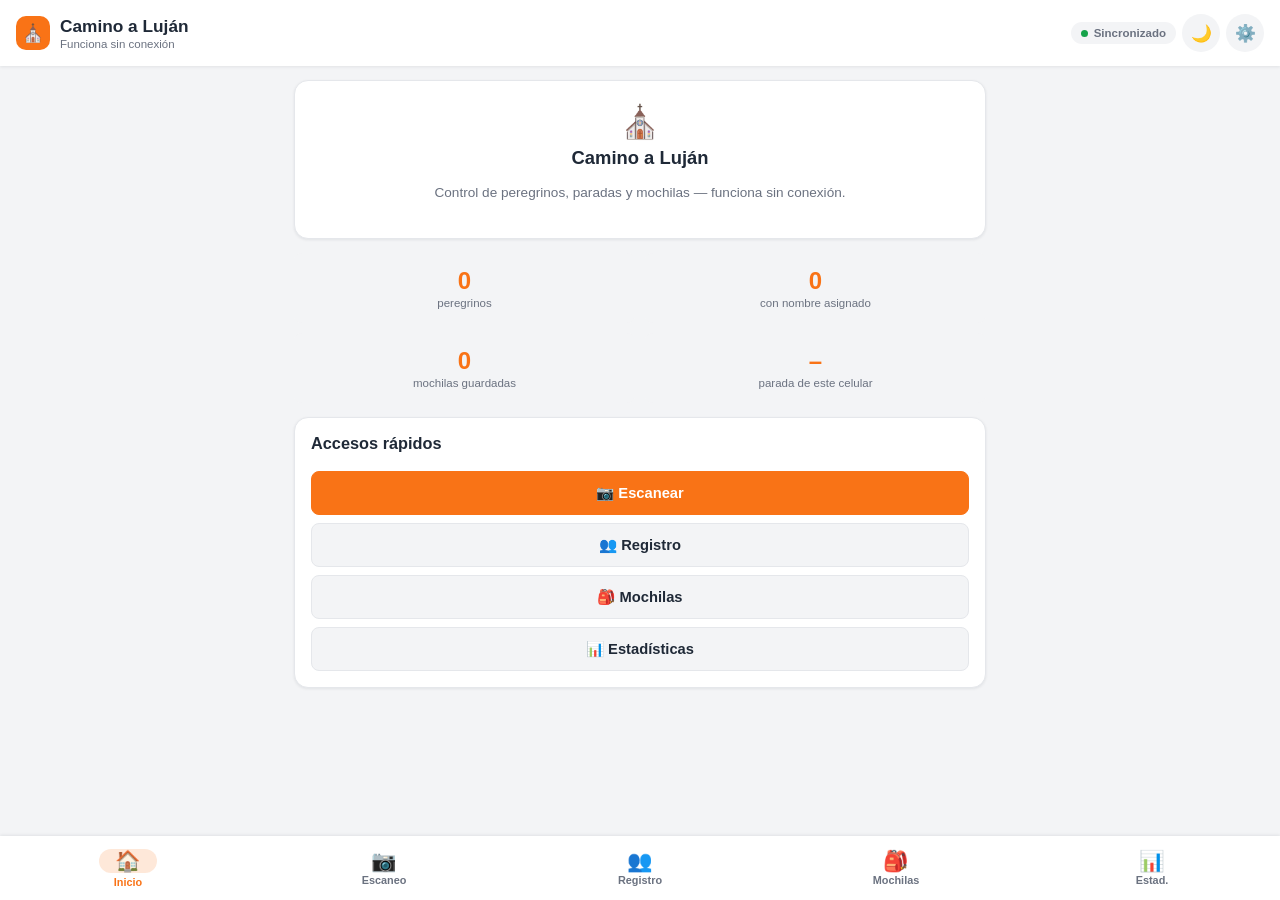
<file: index.html>
<!DOCTYPE html>
<html lang="es">
<head>
<meta charset="UTF-8">
<meta name="viewport" content="width=device-width, initial-scale=1, maximum-scale=1, viewport-fit=cover">
<title>Camino a Luján</title>
<meta name="description" content="Control de peregrinos, paradas y mochilas para la Peregrinación a Luján — funciona sin conexión.">
<meta name="theme-color" content="#f97316">
<link rel="manifest" href="./manifest.json">
<link rel="icon" href="./icons/icon-192.png">
<link rel="apple-touch-icon" href="./icons/icon-192.png">
<link rel="stylesheet" href="./assets/css/styles.css">
<link rel="stylesheet" href="./assets/css/dark.css">
</head>
<body>

<header class="app-header">
  <div class="brand">
    <div class="logo">⛪</div>
    <div>
      <h1>Camino a Luján</h1>
      <div class="sub">Funciona sin conexión</div>
    </div>
  </div>
  <div class="header-actions">
    <span class="sync-pill" id="syncPill"><span class="dot"></span><span class="txt">Sincronizado</span></span>
    <button class="icon-btn" id="btnTheme" title="Cambiar tema">🌙</button>
    <button class="icon-btn" id="btnConfig" title="Configuración">⚙️</button>
  </div>
</header>

<main>
  <section class="view" id="view-home"></section>
  <section class="view" id="view-escaneo"></section>
  <section class="view" id="view-registro"></section>
  <section class="view" id="view-mochilas"></section>
  <section class="view" id="view-estadisticas"></section>

  <section class="view" id="view-config">
    <button class="btn ghost" id="btnVolverConfig" style="width:auto; padding:8px 14px;">← Volver</button>
    <h2 style="margin:14px 0 4px;">Configuración</h2>
    <div id="view-config-content"></div>
  </section>
</main>

<nav class="bottom-nav">
  <button data-view="home"><span class="ic">🏠</span>Inicio</button>
  <button data-view="escaneo"><span class="ic">📷</span>Escaneo</button>
  <button data-view="registro"><span class="ic">👥</span>Registro</button>
  <button data-view="mochilas"><span class="ic">🎒</span>Mochilas</button>
  <button data-view="estadisticas"><span class="ic">📊</span>Estad.</button>
</nav>

<div class="toast" id="toast"></div>

<script src="./assets/js/vendor/jsqr.js"></script>
<script src="./assets/js/vendor/qrcode.js"></script>
<script src="./assets/js/vendor/xlsx.js"></script>
<script type="module" src="./assets/js/app.js"></script>
</body>
</html>
</file>
<file: assets/css/styles.css>
:root{
  --bg:#f3f4f6;
  --surface:#ffffff;
  --surface-2:#f3f4f6;
  --surface-3:#e9ebef;
  --outline:#e5e7eb;
  --primary:#f97316;
  --primary-dark:#ea580c;
  --primary-on:#ffffff;
  --text:#1f2937;
  --text-dim:#6b7280;
  --success:#16a34a;
  --success-on:#ffffff;
  --danger:#dc2626;
  --danger-bg:#fef2f2;
  --warn:#f97316;
  --radius-sm:8px;
  --radius-md:14px;
  --radius-lg:20px;
  --elev-1:0 1px 3px rgba(17,24,39,.08);
  --elev-2:0 6px 20px rgba(17,24,39,.12);
  --nav-h:64px;
  --safe-b:env(safe-area-inset-bottom, 0px);
  color-scheme: light;
}

*{box-sizing:border-box;}
html,body{margin:0;padding:0;}
body{
  background:var(--bg);
  color:var(--text);
  font-family:ui-sans-serif,-apple-system,BlinkMacSystemFont,"Segoe UI",Roboto,Helvetica,Arial,sans-serif;
  min-height:100vh;
  -webkit-tap-highlight-color:transparent;
  transition:background .2s ease, color .2s ease;
}
h1,h2,h3{font-weight:700; margin:0; letter-spacing:0;}
button{font-family:inherit;}
a{color:inherit;}

/* ---------- App shell ---------- */
.app-header{
  position:sticky; top:0; z-index:30;
  display:flex; align-items:center; justify-content:space-between;
  padding:14px 16px;
  background:var(--surface);
  box-shadow:var(--elev-1);
}
.app-header .brand{display:flex; align-items:center; gap:10px;}
.app-header .brand .logo{
  width:34px; height:34px; border-radius:10px; background:var(--primary);
  display:flex; align-items:center; justify-content:center; color:#fff; font-size:1.1rem; flex-shrink:0;
}
.app-header h1{font-size:1.08rem;}
.app-header .sub{font-size:.72rem; color:var(--text-dim); margin-top:1px;}
.header-actions{display:flex; align-items:center; gap:6px;}
.icon-btn{
  width:38px; height:38px; border-radius:50%; border:none; background:var(--surface-2);
  color:var(--text); display:flex; align-items:center; justify-content:center; font-size:1.05rem;
  cursor:pointer;
}
.icon-btn:active{transform:scale(.94);}

.sync-pill{
  display:inline-flex; align-items:center; gap:6px; font-size:.72rem; font-weight:600;
  padding:5px 10px; border-radius:999px; background:var(--surface-2); color:var(--text-dim);
  white-space:nowrap;
}
.sync-pill .dot{width:7px; height:7px; border-radius:50%; background:var(--text-dim); flex-shrink:0;}
.sync-pill.ok .dot{background:var(--success);}
.sync-pill.pending .dot{background:var(--warn);}
.sync-pill.offline .dot{background:var(--danger);}

main{
  padding:14px 14px calc(var(--nav-h) + var(--safe-b) + 22px);
  max-width:720px; margin:0 auto;
}
.view{display:none;}
.view.active{display:block; animation:viewIn .18s ease;}
@keyframes viewIn{from{opacity:0; transform:translateY(6px);} to{opacity:1; transform:none;}}

/* ---------- Bottom navigation ---------- */
.bottom-nav{
  position:fixed; left:0; right:0; bottom:0; z-index:40;
  display:flex;
  background:var(--surface);
  box-shadow:0 -1px 3px rgba(17,24,39,.08);
  padding-bottom:var(--safe-b);
}
.bottom-nav button{
  flex:1; border:none; background:transparent; cursor:pointer;
  display:flex; flex-direction:column; align-items:center; justify-content:center; gap:3px;
  padding:9px 2px 8px; color:var(--text-dim); font-size:.68rem; font-weight:600;
  height:var(--nav-h);
}
.bottom-nav button .ic{font-size:1.28rem; line-height:1;}
.bottom-nav button.active{color:var(--primary);}
.bottom-nav button .pill{
  padding:2px 14px; border-radius:999px;
}
.bottom-nav button.active .ic{
  background:color-mix(in srgb, var(--primary) 16%, transparent);
  border-radius:999px; padding:2px 16px;
}

/* ---------- Cards & components ---------- */
.card{
  background:var(--surface); border:1px solid var(--outline); border-radius:var(--radius-md);
  padding:16px; margin-bottom:14px; box-shadow:var(--elev-1);
}
.card h2{font-size:1.02rem; margin-bottom:10px;}
.muted{color:var(--text-dim); font-size:.85rem; line-height:1.45;}

label.field{display:block; margin-bottom:12px;}
label.field span{display:block; font-size:.72rem; font-weight:700; text-transform:uppercase; letter-spacing:.03em; color:var(--text-dim); margin-bottom:6px;}
input[type=text], input[type=search], input[type=tel], input[type=password]{
  width:100%; padding:12px 14px; border-radius:var(--radius-sm); border:1px solid var(--outline);
  background:var(--surface-2); color:var(--text); font-size:1rem;
}
input[type=file]{color:var(--text-dim); font-size:.85rem;}

button.btn{
  display:inline-flex; align-items:center; justify-content:center; gap:8px;
  background:var(--surface-2); color:var(--text); border:1px solid var(--outline);
  padding:12px 16px; border-radius:var(--radius-sm); font-size:.92rem; font-weight:700;
  cursor:pointer; transition:.15s; width:100%; margin-top:8px;
}
button.btn:active{transform:scale(.98);}
button.btn.primary{background:var(--primary); color:var(--primary-on); border-color:var(--primary);}
button.btn.primary:hover{background:var(--primary-dark);}
button.btn.ok{background:var(--success); color:var(--success-on); border-color:var(--success);}
button.btn.danger{background:var(--danger-bg); color:var(--danger); border-color:var(--danger);}
button.btn.ghost{background:transparent;}
.row{display:flex; gap:8px;}
.row > *{flex:1;}

.stat-grid{display:grid; grid-template-columns:1fr 1fr; gap:10px; margin-bottom:14px;}
.stat-box{background:var(--surface-2); border-radius:var(--radius-sm); padding:14px; text-align:center;}
.stat-box .v{font-size:1.5rem; font-weight:800; color:var(--primary); font-variant-numeric:tabular-nums;}
.stat-box .l{font-size:.72rem; color:var(--text-dim); margin-top:2px;}

.bar-row{margin-bottom:12px;}
.bar-row .bar-label{display:flex; justify-content:space-between; font-size:.8rem; margin-bottom:5px;}
.bar-track{height:10px; border-radius:999px; background:var(--surface-3); overflow:hidden;}
.bar-fill{height:100%; border-radius:999px; background:var(--primary); transition:width .4s ease;}

.empty{text-align:center; padding:30px 14px; color:var(--text-dim);}
.empty .ic{font-size:2rem; display:block; margin-bottom:8px;}

.badge{
  display:inline-flex; align-items:center; gap:4px; font-size:.7rem; font-weight:700;
  padding:3px 9px; border-radius:999px; background:var(--surface-3); color:var(--text-dim);
}
.badge.ok{background:color-mix(in srgb, var(--success) 16%, transparent); color:var(--success);}
.badge.warn{background:color-mix(in srgb, var(--warn) 16%, transparent); color:var(--warn);}
.badge.danger{background:color-mix(in srgb, var(--danger) 16%, transparent); color:var(--danger);}

.toast{
  position:fixed; bottom:calc(var(--nav-h) + var(--safe-b) + 14px); left:50%; transform:translateX(-50%);
  background:#1f2937; color:#fff; padding:10px 18px; border-radius:999px; font-size:.85rem;
  z-index:60; opacity:0; transition:.2s; pointer-events:none; box-shadow:var(--elev-2);
}
.toast.show{opacity:1;}

.divider{height:1px; background:var(--outline); margin:14px 0;}

/* placeholder / "coming in a future delivery" state */
.coming-soon{
  text-align:center; padding:50px 20px; color:var(--text-dim);
}
.coming-soon .ic{font-size:2.4rem; display:block; margin-bottom:14px;}
.coming-soon h3{color:var(--text); margin-bottom:6px;}
</file>
<file: assets/css/dark.css>
[data-theme="dark"]{
  --bg:#121317;
  --surface:#1c1e24;
  --surface-2:#25272f;
  --surface-3:#2e313b;
  --outline:#343743;
  --primary:#fb923c;
  --primary-dark:#f97316;
  --primary-on:#1a1206;
  --text:#f2f3f5;
  --text-dim:#9aa0ab;
  --success:#4ade80;
  --success-on:#0d1f12;
  --danger:#f87171;
  --danger-bg:#3a1c1c;
  --warn:#fb923c;
  --elev-1:0 1px 3px rgba(0,0,0,.45);
  --elev-2:0 8px 24px rgba(0,0,0,.55);
  color-scheme: dark;
}
[data-theme="dark"] .app-header,
[data-theme="dark"] .bottom-nav{
  box-shadow:0 1px 0 rgba(255,255,255,.04);
}
</file>
